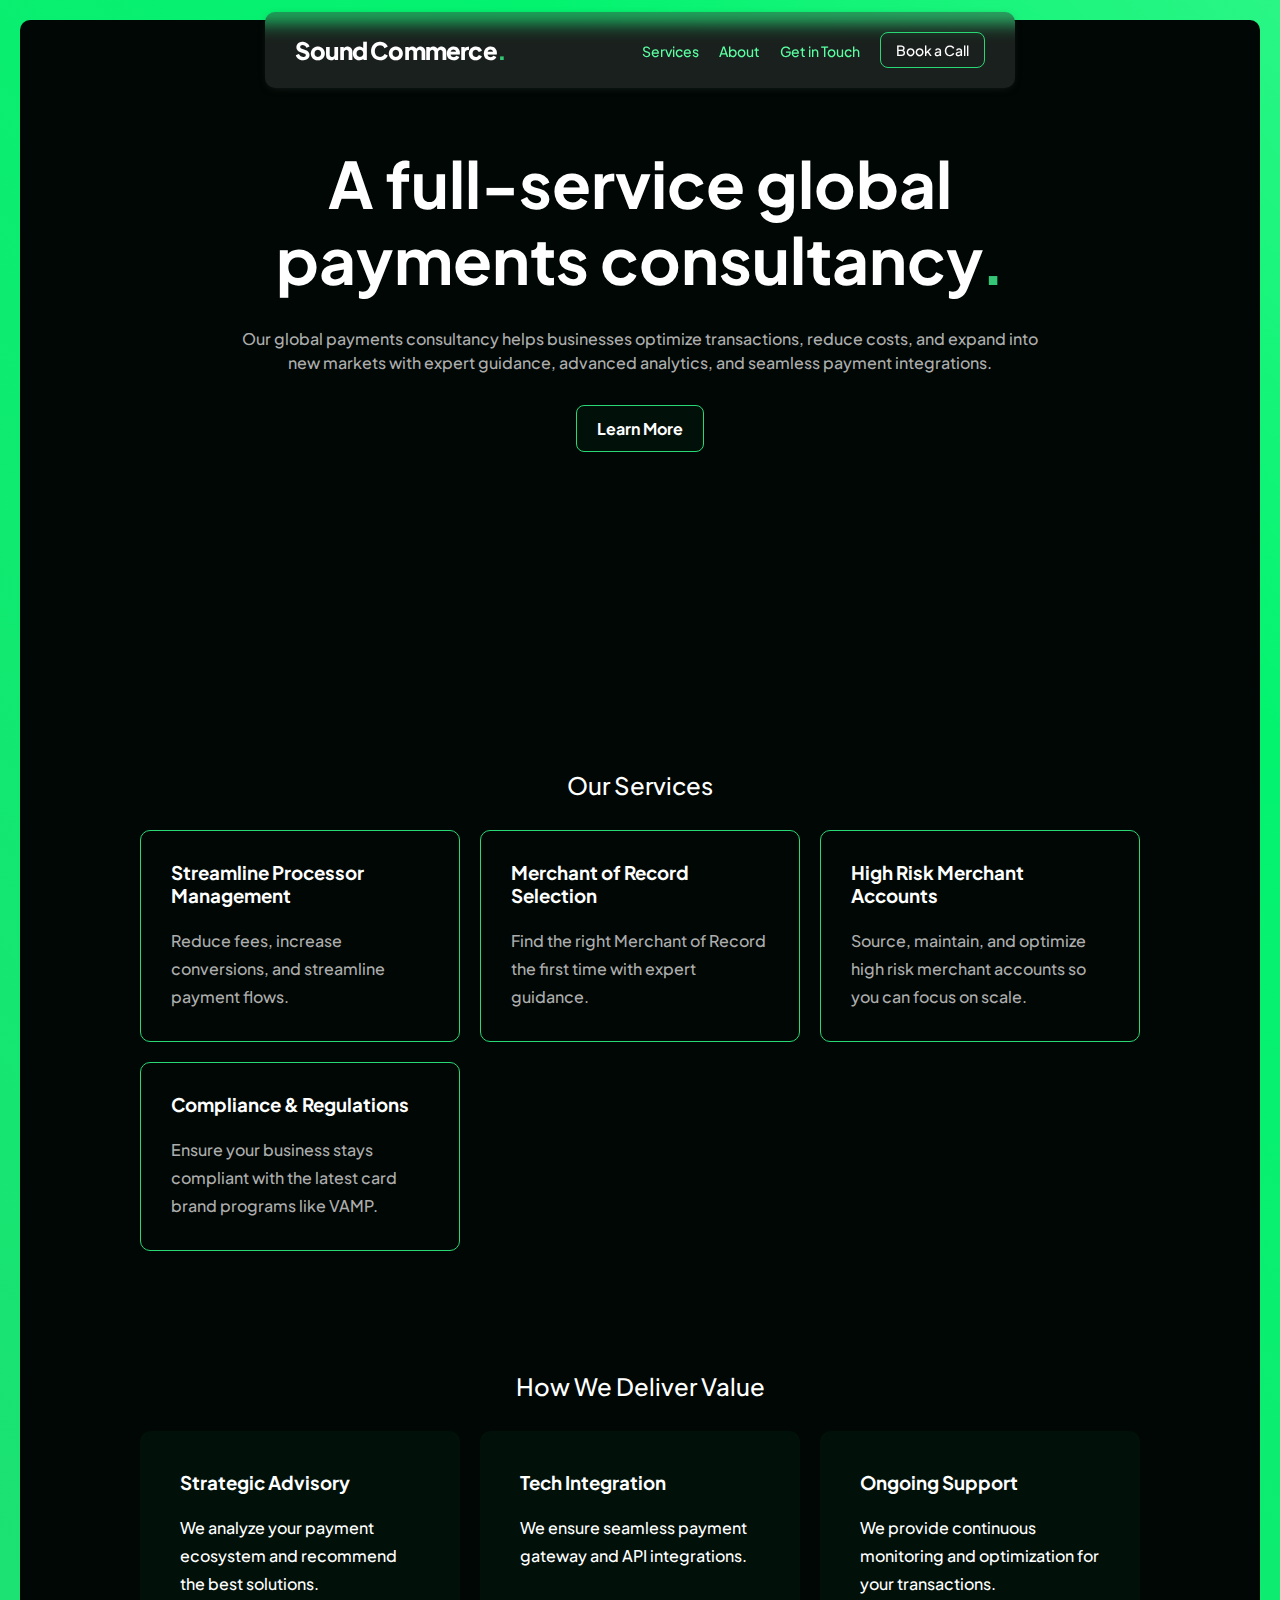
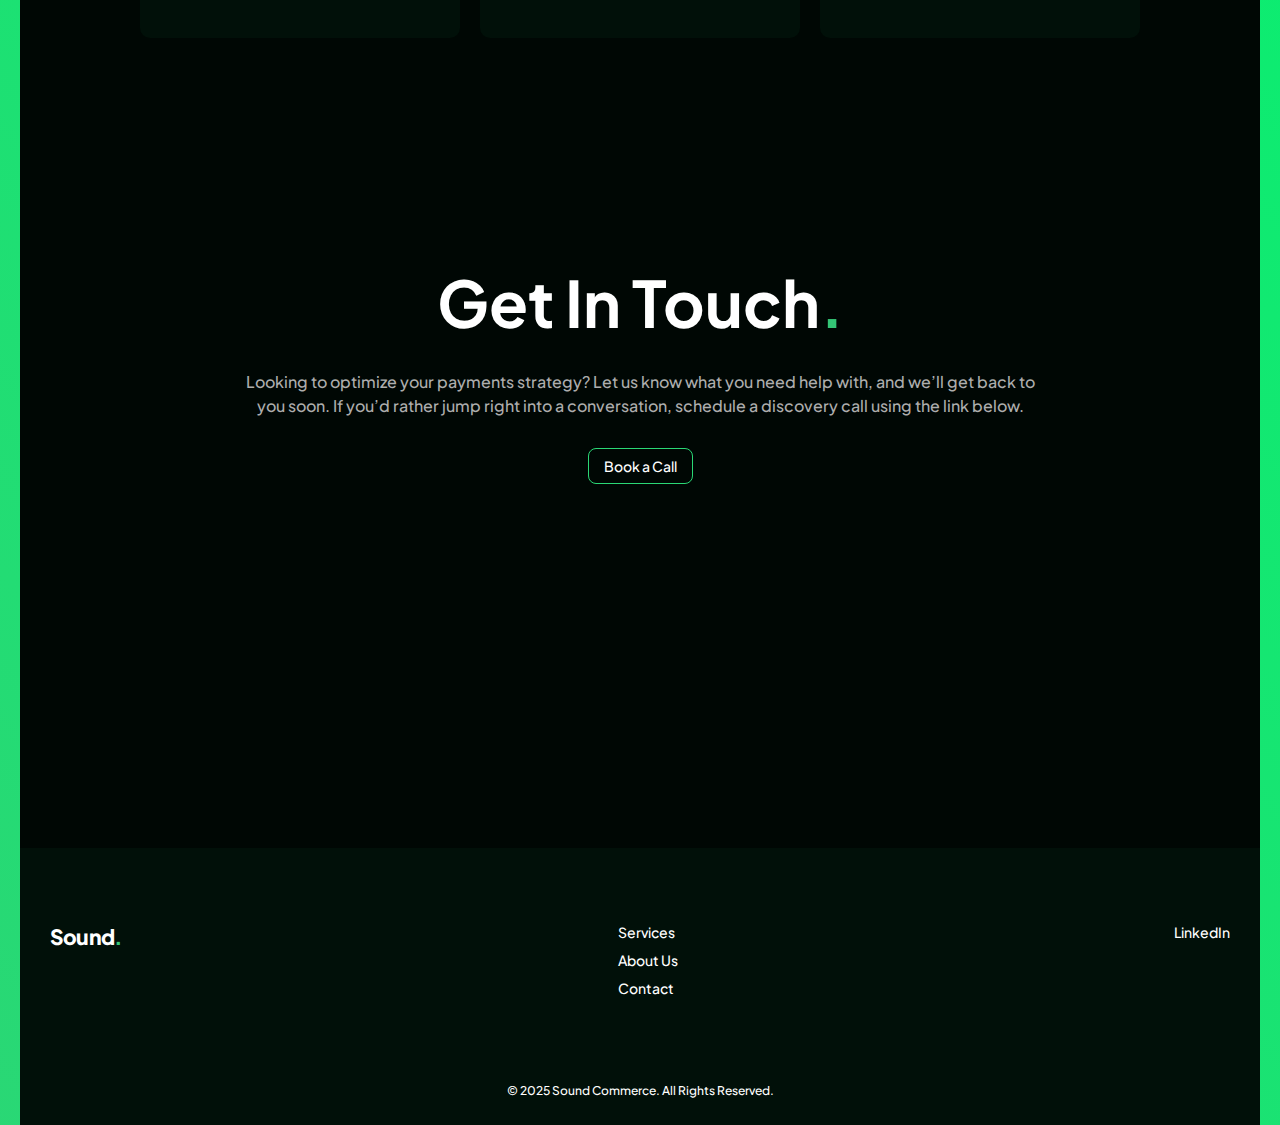
<file: index.html>
<!DOCTYPE html>
<html lang="en">
  <head>
    <meta charset="UTF-8" />
    <meta name="viewport" content="width=device-width, initial-scale=1.0" />
    <title>Sound Commerce | Full-service Global Payments Consultancy</title>
    <link rel="stylesheet" href="styles.css" />
    <link rel="preconnect" href="https://fonts.googleapis.com" />
    <link rel="preconnect" href="https://fonts.gstatic.com" crossorigin />
    <link
      href="https://fonts.googleapis.com/css2?family=Plus+Jakarta+Sans:ital,wght@0,200..800;1,200..800&display=swap"
      rel="stylesheet"
    />
    <link rel="icon" href="images/favicon.ico" type="image/x-icon" />
  </head>

  <body class="animated-gradient">
    <div class="body-solid-background">
      <!-- HEADER + NAVIGATION SECTION -->
      <header>
        <div class="header-container">
          <h2 class="colorWhite plus-jakarta-sans-bold trackingTight">
            <a href="index.html"
              >Sound<span class="hero-header-space"> Commerce</span
              ><span class="colorPrimaryAlt">.</span></a
            >
          </h2>
          <nav class="header-nav">
            <ul>
              <li class="plus-jakarta-sans-normal">
                <a class="header-nav-link" href="#services">Services</a>
              </li>
              <li class="plus-jakarta-sans-normal">
                <a class="header-nav-link" href="#about">About</a>
              </li>
              <li class="plus-jakarta-sans-normal hero-header-space">
                <a class="header-nav-link" href="#contact">Get in Touch</a>
              </li>
              <li class="plus-jakarta-sans-normal">
                <a
                  class="book-button-cta"
                  href="https://calendly.com/sound-commerce/30min"
                  target="_blank"
                  >Book a Call</a
                >
              </li>
            </ul>
          </nav>
        </div>
      </header>

      <!-- SERVICE #1 SECTION -->
      <section class="hero colorPrimary plus-jakarta-sans-light padding-top-50">
        <h1>
          A full-service global <br class="hero-header-space" />payments
          consultancy<span class="colorPrimaryAlt">.</span>
        </h1>
        <h2 class="plus-jakarta-sans-normal">
          Our global payments consultancy helps businesses optimize
          transactions, reduce costs, and expand into new markets with expert
          guidance, advanced analytics, and seamless payment integrations.
        </h2>
        <a
          href="https://calendly.com/sound-commerce/30min"
          target="_blank"
          class="book-button"
          >Learn More</a
        >
      </section>

      <!-- SERVICES SECTION -->
      <section
        id="services"
        class="services-section plus-jakarta-sans-normal colorWhite"
      >
        <h2 class="textCenter plus-jakarta-sans-normal">Our Services</h2>
        <div class="services-grid">
          <div class="service-card">
            <h3>Streamline Processor Management</h3>
            <p>
              Reduce fees, increase conversions, and streamline payment flows.
            </p>
          </div>
          <div class="service-card-outline">
            <div class="service-card">
              <h3>Merchant of Record Selection</h3>
              <p class="plus-jakarta-sans-normal">
                Find the right Merchant of Record the first time with expert
                guidance.
              </p>
            </div>
          </div>
          <div class="service-card">
            <h3>High Risk Merchant Accounts</h3>
            <p>
              Source, maintain, and optimize high risk merchant accounts so you
              can focus on scale.
            </p>
          </div>
          <div class="service-card">
            <h3>Compliance & Regulations</h3>
            <p>
              Ensure your business stays compliant with the latest card brand
              programs like VAMP.
            </p>
          </div>
        </div>
      </section>

      <!-- VALUE PROPOSITION SECTION -->
      <section
        id="about"
        class="value-section plus-jakarta-sans-normal colorWhite"
      >
        <h2 class="plus-jakarta-sans-normal">How We Deliver Value</h2>
        <div class="value-container">
          <div class="value-box">
            <h3>Strategic Advisory</h3>
            <p>
              We analyze your payment ecosystem and recommend the best
              solutions.
            </p>
          </div>
          <div class="value-box">
            <h3>Tech Integration</h3>
            <p>We ensure seamless payment gateway and API integrations.</p>
          </div>
          <div class="value-box">
            <h3>Ongoing Support</h3>
            <p>
              We provide continuous monitoring and optimization for your
              transactions.
            </p>
          </div>
        </div>
      </section>

      <!-- CONTACT SECTION -->
      <section
        id="contact"
        class="value-section hero colorPrimary plus-jakarta-sans-light"
      >
        <h1><br />Get In Touch<span class="colorPrimaryAlt">.</span></h1>
        <h2 class="plus-jakarta-sans-normal">
          Looking to optimize your payments strategy? Let us know what you need
          help with, and we’ll get back to you soon. If you’d rather jump right
          into a conversation, schedule a discovery call using the link below.
        </h2>
        <a
          class="book-button-cta"
          href="https://calendly.com/sound-commerce/30min"
          target="_blank"
          >Book a Call</a
        >
      </section>

      <!-- FOOTER -->
      <footer class="plus-jakarta-sans-normal">
        <div class="footer-container">
          <div class="footer-logo">
            <h2 class="colorWhite plus-jakarta-sans-bold trackingTight">
              <a href="index.html"
                >Sound<span class="colorPrimaryAlt">.</span></a
              >
            </h2>
          </div>
          <div class="footer-links">
            <ul>
              <li><a href="#services">Services</a></li>
              <li><a href="#about">About Us</a></li>
              <li><a href="#contact">Contact</a></li>
            </ul>
          </div>
          <div class="footer-social">
            <ul>
              <li>
                <a href="https://linkedin.com" target="_blank">LinkedIn</a>
              </li>
            </ul>
          </div>
        </div>
        <div class="footer-bottom">
          <p>&copy; 2025 Sound Commerce. All Rights Reserved.</p>
        </div>
      </footer>

      <script src="script.js"></script>
    </div>
  </body>
</html>
</file>
<file: styles.css>
/* styles.css */

/* Reset and Global Styles */
* {
  margin: 0;
  padding: 0;
  box-sizing: border-box;
}

/* Keyframes */
@keyframes gradientAnimation {
  0% {
    background-position: 0% 50%;
  }
  50% {
    background-position: 100% 50%;
  }
  100% {
    background-position: 0% 50%;
  }
}

/* Body and Links */
body {
  background-color: #011009;
}

a {
  text-decoration: none;
  color: #fff;
}

p {
  line-height: 1.75rem;
}

/* Animated Gradient */
.animated-gradient {
  width: 100%;
  height: 100vh;
  background: linear-gradient(45deg, #2ad775, #03f36f, #afffd2);
  background-size: 300% 300%;
  animation: gradientAnimation 10s ease infinite;
}

/* Body Background */
.body-solid-background {
  background-color: #000704;
  margin: 20px 20px 0 20px;
  border-radius: 10px 10px 0 0;
}

/* Font Styles */
.plus-jakarta-sans-bold {
  font-family: "Plus Jakarta Sans", sans-serif;
  font-optical-sizing: auto;
  font-weight: 800;
  font-style: normal;
}

.plus-jakarta-sans-normal {
  font-family: "Plus Jakarta Sans", sans-serif;
  font-optical-sizing: auto;
  font-weight: 500;
  font-style: normal;
}

.plus-jakarta-sans-light {
  font-family: "Plus Jakarta Sans", sans-serif;
  font-optical-sizing: auto;
  font-weight: 300;
  font-style: normal;
}

/* Logo */
.logo {
  width: 40px;
}

/* Header */
header {
  position: fixed;
  top: 12px;
  left: 50%;
  transform: translate(-50%);
  width: auto;
  z-index: 10;
  background-color: rgba(255, 255, 255, 0.1);
  backdrop-filter: blur(10px);
  box-shadow: 0px 2px 10px -4px rgba(44, 54, 49, 0.75);
  border-radius: 10px;
}

.header-container {
  width: 750px;
  display: flex;
  justify-content: space-between;
  align-items: center;
  margin: 0 auto;
  padding: 20px 30px;
}

.header-logo img {
  max-width: 150px;
}

.header-nav ul {
  list-style-type: none;
  padding: 0;
  margin: 0;
  display: flex;
  align-items: center;
}

.header-nav li {
  margin-left: 20px;
}

.header-nav-link {
  transition: color 0.3s;
  font-size: 14px;
  color: #5affa2;
}

.header-nav-link:hover {
  color: #ffffff;
}

/* Hero Section */
.hero {
  min-height: 80vh;
  display: flex;
  gap: 30px;
  align-items: center;
  flex-direction: column;
  padding: 125px 75px 75px 75px;
  text-align: center;
}

.hero h1 {
  color: #ffffff;
  font-size: 4rem;
  line-height: 4.75rem;
}

.hero h2 {
  font-size: 1rem;
  line-height: 1.5rem;
  max-width: 800px;
  color: #adadad;
}

.book-button {
  display: inline-block;
  padding: 12px 20px;
  background-color: #011009; /* Primary color */
  color: #fff;
  border: 1px solid #2ad775;
  font-size: 16px;
  font-weight: bold;
  text-align: center;
  text-decoration: none;
  border-radius: 8px;
  transition: background-color 0.3s ease, color 0.3s ease;
}

.book-button:hover {
  background-color: #2ad775;
  color: #011009;
}

.book-button-cta {
  display: inline-flex;
  align-items: center;
  padding: 8px 15px;
  background-color: none; /* Primary color */
  border: 1px solid #2ad775;
  font-size: 14px;
  font-weight: 500;
  text-align: center;
  text-decoration: none;
  border-radius: 8px;
  transition: background-color 0.3s ease;
}

.book-button-cta:hover {
  background-color: #2ad775;
}

/* Services Section */
.services-section {
  padding: 30px 20px;
}

.services-page-section {
  padding: 0 100px;
  display: flex;
  flex-direction: column;
  gap: 50px;
}

.service-page-card {
  display: grid;
  grid-template-columns: 1fr 1fr;
  gap: 20px;
  color: #011009;
  background-color: #03f36f;
  padding: 30px;
  border-radius: 30px;
}

.services-grid {
  display: grid;
  grid-template-columns: repeat(auto-fit, minmax(250px, 1fr));
  gap: 20px;
  max-width: 1000px;
  margin: 30px auto;
}

.service-card {
  display: flex;
  flex-direction: column;
  gap: 20px;
  border: 1px solid #2ad775;
  padding: 30px;
  border-radius: 10px;
}

.service-card p {
  color: #adadad;
}

/* Client Logos */
.client-logos {
  overflow: hidden;
  white-space: nowrap;
  text-align: center;
  padding: 40px 0;
}

.logos-wrapper {
  margin: 50px auto 30px auto;
  justify-content: center;
  align-items: center;
  display: flex;
}

.logo-slide {
  display: flex;
  align-items: center;
}

.logo-slide img {
  width: 120px;
  margin: 0 15px;
}

/* Value Proposition Section */
.value-section {
  text-align: center;
  padding: 60px 20px;
}

.value-container {
  display: grid;
  grid-template-columns: repeat(auto-fit, minmax(250px, 1fr));
  gap: 20px;
  max-width: 1000px;
  margin: 30px auto;
}

.value-box {
  display: flex;
  flex-direction: column;
  gap: 20px;
  background: #011009;
  color: white;
  padding: 40px;
  border-radius: 10px;
  text-align: left;
}

.textCenter {
  text-align: center;
}

.trackingTight {
  letter-spacing: -0.05rem;
}

.marginBottom60 {
  margin-bottom: 60px;
}

/* Color Classes */
.colorPrimary {
  color: #2ad775;
}

.colorPrimaryAlt {
  color: #34c576;
}

.colorSecondary {
  color: #011009;
}

.colorWhite {
  color: #fff;
}

/* Background Colors */
.bgPrimary {
  background-color: #5affa2;
}

.bgSecondary {
  background-color: #011009;
}

.bgWhite {
  background-color: #fff;
}

/* Footer */
footer {
  background-color: #011009;
  color: #fff;
  padding: 75px 30px 20px 30px;
  font-size: 14px;
}

.footer-container {
  display: flex;
  justify-content: space-between;
  max-width: 1200px;
  margin: 0 auto;
  padding-bottom: 10px;
}

.footer-logo img {
  max-width: 150px;
}

.footer-links ul,
.footer-social ul {
  list-style-type: none;
  padding: 0;
}

.footer-links li,
.footer-social li {
  margin-bottom: 10px;
}

.footer-links a,
.footer-social a {
  color: #fff;
  text-decoration: none;
  transition: color 0.3s;
}

.footer-links a:hover,
.footer-social a:hover {
  color: #5affa2;
}

.footer-bottom {
  margin-top: 50px;
  text-align: center;
  padding-top: 10px;
  font-size: 12px;
}

/* Media Queries */
@media (max-width: 900px) {
  .header-nav li {
    margin-left: 15px;
  }

  .hero h1 {
    font-size: 3rem;
  }

  .services-grid {
    grid-template-columns: repeat(2, 1fr);
  }

  .value-container {
    grid-template-columns: repeat(2, 1fr);
  }
}

@media (max-width: 600px) {
  header {
    top: 0px;
    left: auto;
    width: 100%;
    transform: none;
    border-radius: 0;
    background-color: #011009;
    box-shadow: 0px 2px 10px -4px rgba(81, 96, 88, 0.75);
    backdrop-filter: none;
  }

  .hero-header-space {
    display: none;
  }

  .hero {
    min-height: auto;
    padding: 30px 30px 75px 30px;
  }

  .padding-top-50 {
    padding-top: 150px;
  }

  .body-solid-background {
    margin: 0;
    border-radius: 0;
  }

  .header-container {
    width: auto;
    display: flex;
    justify-content: space-between;
    align-items: center;
    margin: 0 auto;
    padding: 20px;
  }

  .header-nav li {
    margin-left: 10px;
  }

  .hero h1 {
    font-size: 3rem;
    line-height: 3rem;
  }

  .hero h2 {
    font-size: 0.875rem;
  }

  .book-button {
    padding: 10px 15px;
  }

  .services-grid {
    grid-template-columns: 1fr;
  }

  .value-container {
    grid-template-columns: 1fr;
  }

  footer {
    padding: 40px 20px;
  }
}
</file>
